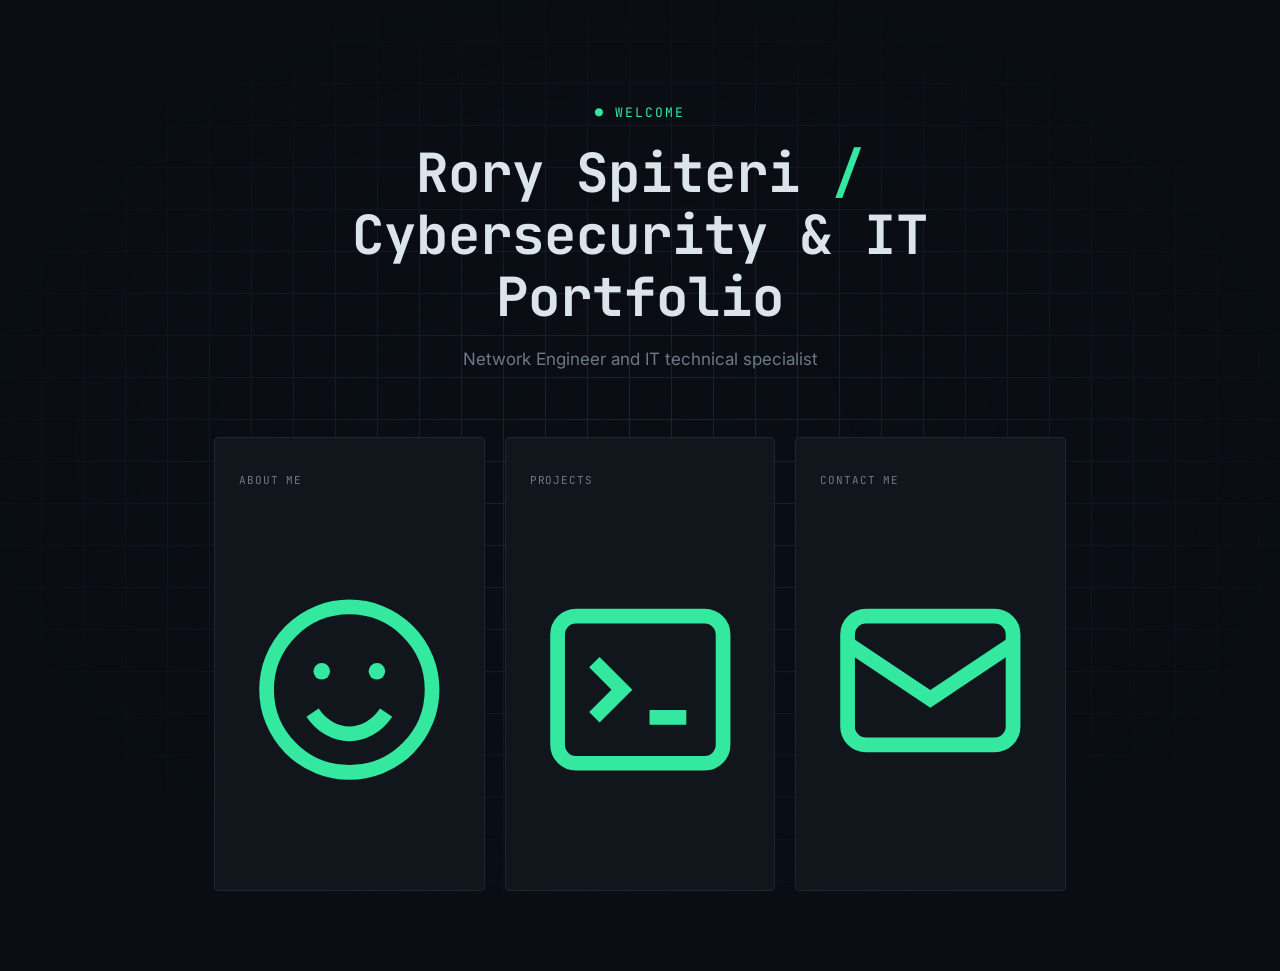
<file: index.html>
<!DOCTYPE html>
<html lang="en">
<head>
<meta charset="UTF-8">
<meta name="viewport" content="width=device-width, initial-scale=1.0">
<title>Rory Spiteri Cybersecurity / IT Portfolio</title>
<link rel="stylesheet" href="styles.css">
<style>

  /* ---------- landing-specific ---------- */

  .landing {
    position: relative;
    z-index: 1;
    max-width: 900px;
    margin: 0 auto;
    padding: 10vh 24px 80px;
    text-align: center;
  }

  .hero .eyebrow {
    font-family: var(--mono);
    font-size: 13px;
    color: var(--accent);
    letter-spacing: 0.15em;
    text-transform: uppercase;
    margin-bottom: 18px;
  }
  .hero .eyebrow::before { content: "● "; }

  .hero h1 {
    font-family: var(--mono);
    font-size: clamp(32px, 6vw, 54px);
    font-weight: 700;
    line-height: 1.15;
    margin: 0 0 18px;
    color: var(--text);
  }
  .hero h1 .highlight { color: var(--accent); }

  .hero .subtitle {
    color: var(--muted);
    font-size: 17px;
    max-width: 56ch;
    margin: 0 auto 8px;
  }

  .hero .status-row {
    display: flex;
    justify-content: center;
    gap: 22px;
    flex-wrap: wrap;
    margin-top: 26px;
    font-family: var(--mono);
    font-size: 12px;
    color: var(--muted);
  }
  .hero .status-row span b { color: var(--accent); font-weight: 500; }

  /* module / nav cards */
  .modules {
    display: grid;
    grid-template-columns: repeat(3, 1fr);
    gap: 20px;
    margin-top: 64px;
    text-align: left;
  }

  .module-card {
    position: relative;
    display: block;
    border: 1px solid var(--border);
    background: var(--bg-panel);
    border-radius: 4px;
    padding: 28px 24px;
    overflow: hidden;
    transition: border-color 0.25s ease, transform 0.25s ease, background 0.25s ease;
  }

  .module-card:hover,
  .module-card:focus-visible {
    border-color: var(--accent-dim);
    background: var(--bg-panel-hover);
    transform: translateY(-3px);
    text-decoration: none;
  }

  /* scanline sweep on hover */
  .module-card::after {
    content: "";
    position: absolute;
    left: 0; right: 0; top: -100%;
    height: 40%;
    background: linear-gradient(180deg, transparent, rgba(53,232,160,0.08), transparent);
    transition: top 0.6s ease;
    pointer-events: none;
  }
  .module-card:hover::after { top: 140%; }

  .module-card .idx {
    font-family: var(--mono);
    font-size: 11px;
    color: var(--muted);
    letter-spacing: 0.08em;
  }

  .module-card .icon {
    width: 34px;
    height: 34px;
    margin: 16px 0 18px;
    color: var(--accent);
  }
  .module-card .icon svg { width: 100%; height: 100%; }

  .module-card h2 {
    font-family: var(--mono);
    font-size: 17px;
    margin: 0 0 8px;
    color: var(--text);
  }

  .module-card p {
    font-size: 13.5px;
    color: var(--muted);
    margin: 0 0 16px;
  }

  .module-card .enter {
    font-family: var(--mono);
    font-size: 12px;
    color: var(--accent);
    display: inline-flex;
    align-items: center;
    gap: 6px;
  }
  .module-card .enter::after { content: "→"; transition: transform 0.2s ease; }
  .module-card:hover .enter::after { transform: translateX(3px); }

  @media (max-width: 760px) {
    .modules { grid-template-columns: 1fr; }
  }
</style>
</head>
<body>

<div class="landing">

  <div class="hero">
    <p class="eyebrow">Welcome</p>
    <h1>Rory Spiteri <span class="highlight">/</span><br>Cybersecurity &amp; IT Portfolio</h1>
    <p class="subtitle"> Network Engineer and IT technical specialist</p>


    <nav class="modules" aria-label="Site sections">

      <a class="module-card" href="about.html">
        <span class="idx">ABOUT ME</span>
 <span class="icon" aria-hidden="true">
  <svg viewBox="0 0 24 24" fill="none" stroke="currentColor" stroke-width="1.6">
    <circle cx="12" cy="12" r="9"/>
    <circle cx="9" cy="10" r="0.9" fill="currentColor" stroke="none"/>
    <circle cx="15" cy="10" r="0.9" fill="currentColor" stroke="none"/>
    <path d="M8 14.5c1 1.5 2.5 2.3 4 2.3s3-0.8 4-2.3"/>
  </svg>
</span>
        <h2>About Me</h2>
        <p>Background, skill set, and how you approach security &amp; systems work.</p>
        <span class="enter">ACCESS PROFILE</span>
      </a>

      <a class="module-card" href="projects.html">
        <span class="idx">PROJECTS</span>
        <span class="icon" aria-hidden="true">
          <svg viewBox="0 0 24 24" fill="none" stroke="currentColor" stroke-width="1.6">
            <rect x="3" y="4" width="18" height="16" rx="2"/>
            <path d="M7 9l3 3-3 3"/>
            <path d="M13 15h4"/>
          </svg>
        </span>
        <h2>Projects</h2>
      </a>

      <a class="module-card" href="contact.html">
        <span class="idx">CONTACT ME</span>
        <span class="icon" aria-hidden="true">
          <!-- secure mail / contact icon -->
          <svg viewBox="0 0 24 24" fill="none" stroke="currentColor" stroke-width="1.6">
            <rect x="3" y="4" width="18" height="14" rx="2"/>
            <path d="M3 7l9 6 9-6"/>
            <path d="M17.5 15.5a1.5 1.5 0 100"/>
          </svg>
        </span>
        <h2>Contact Me</h2>
      </a>

    </nav>
  </div>
</div>


</body>
</html>
</file>
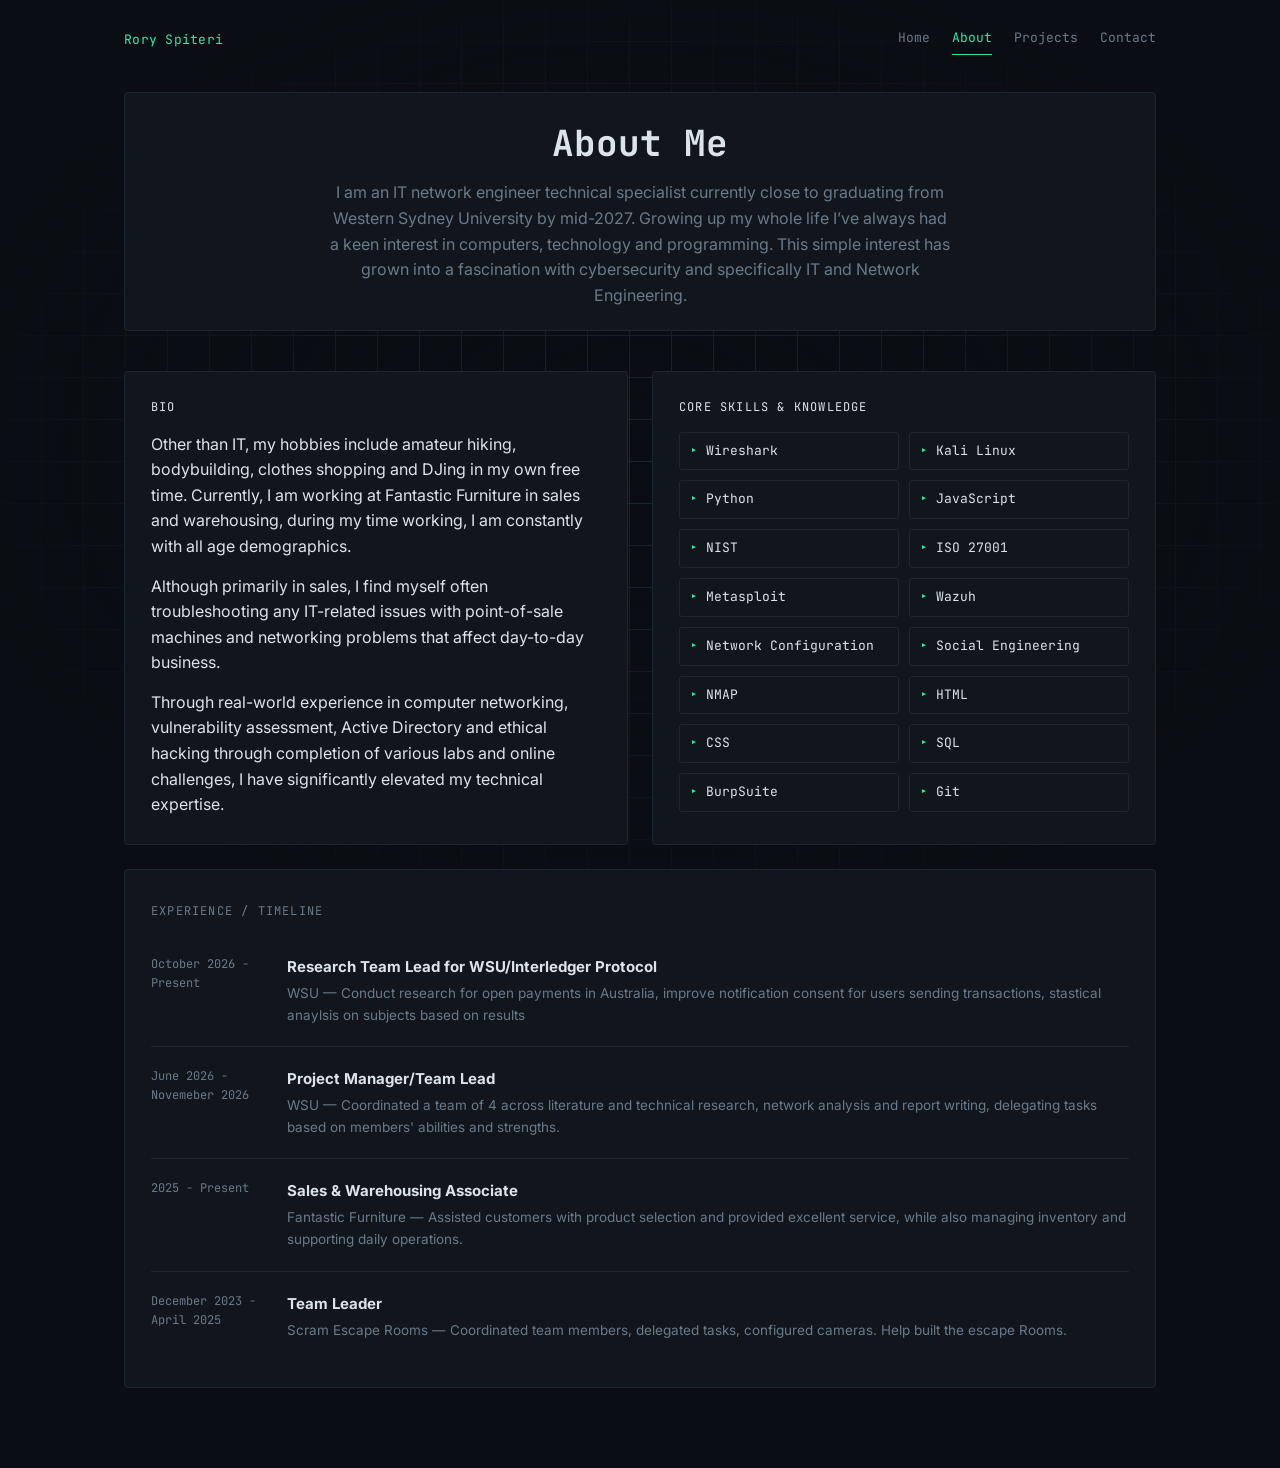
<file: about.html>
<!DOCTYPE html>
<html lang="en">
<head>
<meta charset="UTF-8">
<meta name="viewport" content="width=device-width, initial-scale=1.0">
<title>About Me — Rory</title>
<link rel="stylesheet" href="styles.css">
<style>
  .about-grid {
    display: grid;
    grid-template-columns: 1fr 1fr;
    gap: 24px;
    margin-bottom: 24px;

  }
  .about-grid .panel p { color: var(--text); margin: 0 0 14px; }
  .about-grid .panel p:last-child { margin-bottom: 0; }

  .stack-list {
    list-style: none;
    margin: 0; padding: 0;
    display: grid;
    grid-template-columns: 1fr 1fr;
    gap: 10px;
    font-family: var(--mono);
    font-size: 13px;
  }
  .stack-list li {
    border: 1px solid var(--border);
    border-radius: 3px;
    padding: 8px 10px;
    color: var(--text);
  }
  .stack-list li::before { content: "▸ "; color: var(--accent); }

  .timeline {
    margin-top: 24px;
    border-top: 1px solid var(--border);
    padding-top: 20px;
    width: 100%;
  }
  .timeline-item {
    display: grid;
    grid-template-columns: 120px 1fr;
    gap: 16px;
    padding: 20px 0;
    border-bottom: 1px solid var(--border);
  }
  .timeline-item:last-child { border-bottom: none; }
  .timeline-item .date {
    font-family: var(--mono);
    font-size: 12px;
    color: var(--muted);
  }
  .timeline-item h3 {
    margin: 0 0 4px;
    font-size: 15px;
    color: var(--text);
  }
  .timeline-item p { margin: 0; color: var(--muted); font-size: 13.5px; }

  .container {
    max-width: 720px;
    margin: 0 auto;
    padding: 0 24px;
  }

.page-head {
  text-align: center;
}

.page-head p {
  margin-left: auto;
  margin-right: auto;
}

  @media (max-width: 720px) {
    .about-grid { grid-template-columns: 1fr; }
    .timeline-item { grid-template-columns: 1fr; gap: 4px; }
  }
</style>
</head>
<body>

<div class="topbar">
  <div class="brand"><span>Rory Spiteri</span></div>
  <nav>
    <a href="index.html">Home</a>
    <a href="about.html" aria-current="page">About</a>
    <a href="projects.html">Projects</a>
    <a href="contact.html">Contact</a>
  </nav>
</div>

<main class="shell">

  <div class="page-head">
    <h1>About Me</h1>
    <p>I am an IT network engineer technical specialist currently close to
      graduating from Western Sydney University by mid-2027.
      Growing up my whole life I’ve always had a keen interest in
      computers, technology and programming. This simple interest has
      grown into a fascination with cybersecurity and specifically IT and
      Network Engineering.
    </p>
  </div>



    <div class="about-grid">
      <div class="panel">
        <p class="section-label">Bio</p>
        <p>Other than IT, my hobbies include amateur hiking, bodybuilding,
          clothes shopping and DJing in my own free time. Currently, I am
          working at Fantastic Furniture in sales and warehousing, during my
          time working, I am constantly with all age demographics.</p>
        <p>Although
          primarily in sales, I find myself often troubleshooting any IT-related
          issues with point-of-sale machines and networking problems that affect
          day-to-day business.</p>

        <p>Through real-world experience in computer networking, vulnerability assessment, Active Directory and ethical hacking through completion of various labs and online challenges, I have significantly elevated my technical expertise.</p>
      </div>

      <div class="panel">
        <p class="section-label">Core Skills & Knowledge</p>
        <ul class="stack-list">
          <li>Wireshark</li>
          <li>Kali Linux</li>
          <li>Python</li>
          <li>JavaScript</li>
          <li>NIST</li>
          <li>ISO 27001</li>
          <li>Metasploit</li>
          <li>Wazuh</li>
          <li>Network Configuration</li>
          <li>Social Engineering</li>
          <li>NMAP</li>
          <li>HTML</li>
          <li>CSS</li>
          <li>SQL</li>
          <li>BurpSuite</li>
          <li>Git</li>
        </ul>
      </div>
    </div>

    <div class=" panel timeline">
      <p class="section-label">Experience / Timeline</p>

        <div class="timeline-item">
        <span class="date">October 2026 - Present</span>
        <div>
          <h3>Research Team Lead for WSU/Interledger Protocol</h3>
          <p>WSU — Conduct research for open payments in Australia, improve notification consent for users sending transactions, stastical anaylsis on subjects based on results  </p>
        </div>
      </div>

      <div class="timeline-item">
        <span class="date">June 2026 - Novemeber 2026</span>
        <div>
          <h3>Project Manager/Team Lead</h3>
          <p>WSU — Coordinated a team of 4 across literature and technical research, network analysis and report writing, delegating tasks based on members' abilities and strengths.</p>
        </div>
      </div>

      <div class="timeline-item">
        <span class="date">2025 - Present</span>
        <div>
          <h3>Sales & Warehousing Associate</h3>
          <p>Fantastic Furniture — Assisted customers with product selection and provided excellent service, while also managing inventory and supporting daily operations.</p>
        </div>
      </div>

      <div class="timeline-item">
        <span class="date">December 2023 - April 2025</span>
        <div>
          <h3>Team Leader</h3>
          <p>Scram Escape Rooms — Coordinated team members, delegated tasks, configured cameras. Help built the escape Rooms. </p>
        </div>
      </div>

    </div>

  </div>

</main>

</body>
</html>
</file>
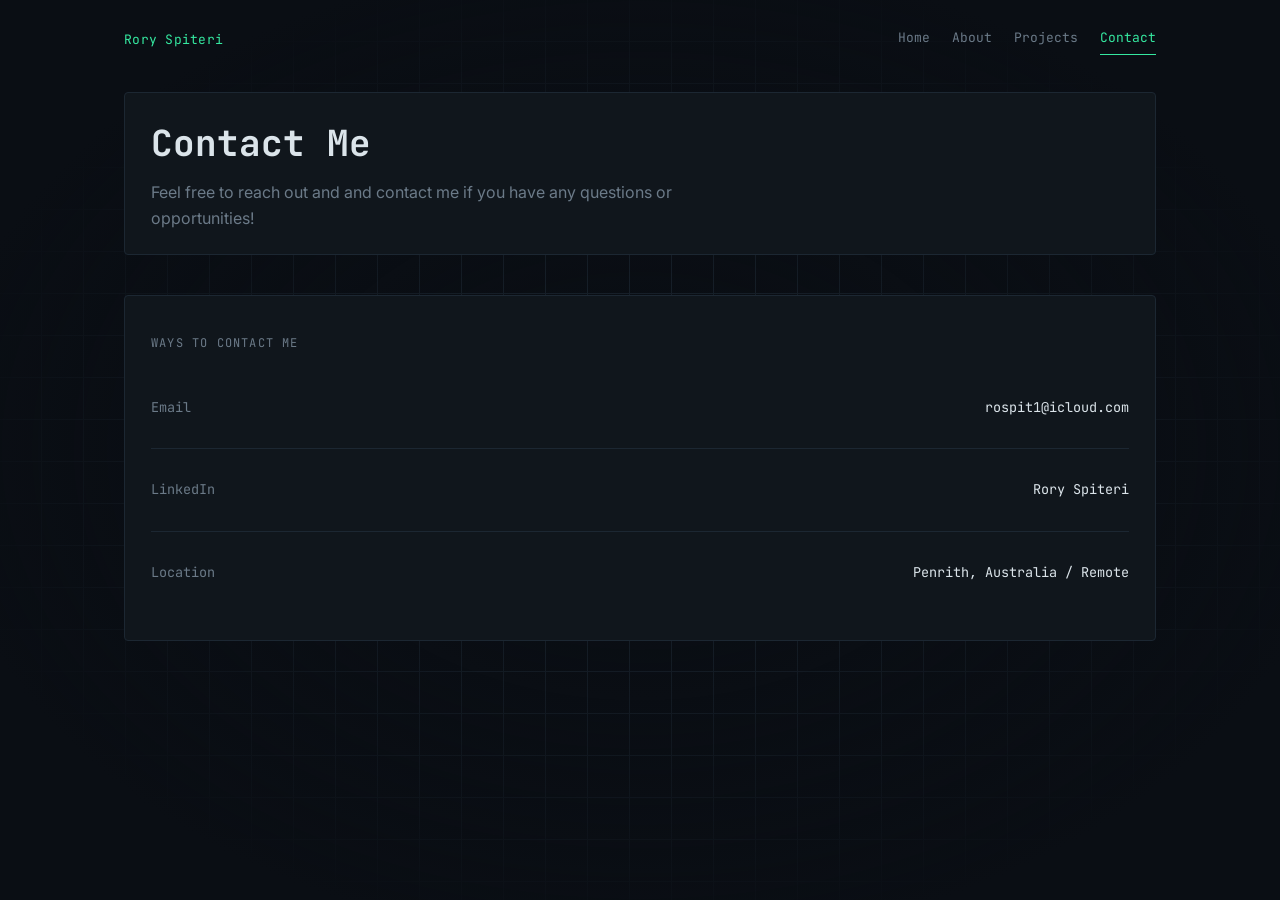
<file: contact.html>
<!DOCTYPE html>
<html lang="en">
<head>
<meta charset="UTF-8">
<meta name="viewport" content="width=device-width, initial-scale=1.0">
<title>Contact Me — Rory </title>
<link rel="stylesheet" href="styles.css">
<style>
 

  .channel-list {
    list-style: none;
    margin: 0; padding: 0;
  }
  .channel-list li {
    display: flex;
    justify-content: space-between;
    align-items: center;
    padding: 30px 0;
    border-bottom: 1px solid var(--border);
    font-family: var(--mono);
    font-size: 13.5px;
  }
  .channel-list li:last-child { border-bottom: none; }
  .channel-list li span.label { color: var(--muted); }
  .channel-list li a { color: var(--text); }
  .channel-list li a:hover { color: var(--accent); }

  form { display: flex; flex-direction: column; gap: 16px; }

  .field label {
    display: block;
    font-family: var(--mono);
    font-size: 12px;
    color: var(--muted);
    text-transform: uppercase;
    letter-spacing: 0.06em;
    margin-bottom: 6px;
  }

  .field input,
  .field textarea {
    width: 100%;
    background: var(--bg);
    border: 1px solid var(--border);
    border-radius: 3px;
    padding: 11px 12px;
    color: var(--text);
    font-family: var(--body);
    font-size: 14px;
  }
  .field input:focus,
  .field textarea:focus {
    outline: none;
    border-color: var(--accent-dim);
  }
  .field textarea { min-height: 130px; resize: vertical; }


  .note {
    font-family: var(--mono);
    font-size: 11.5px;
    color: var(--muted);
    margin-top: 6px;
  }

  @media (max-width: 720px) {
    .contact-grid { grid-template-columns: 1fr; }
  }
</style>
</head>
<body>

<div class="topbar">
  <div class="brand"><span>Rory Spiteri</span></div>
  <nav>
    <a href="index.html">Home</a>
    <a href="about.html">About</a>
    <a href="projects.html">Projects</a>
    <a href="contact.html" aria-current="page">Contact</a>
  </nav>
</div>

<main class="shell">

  <div class="page-head">
    <h1>Contact Me</h1>
    <p>Feel free to reach out and and contact me if you have any questions or opportunities!</p>
  </div>

  <div class="contact-grid">

    <div class="panel">
      <p class="section-label">Ways to contact me</p>
      <ul class="channel-list">
        <li><span class="label">Email</span>rospit1@icloud.com</li>
        <li><span class="label">LinkedIn</span> <a href="https://www.linkedin.com/in/rory-spiteri-160731312/">Rory Spiteri </a></li>
        <li><span class="label">Location</span> <span>Penrith, Australia / Remote</span></li>
      </ul>
    </div>

   
  </div>

</main>



</body>
</html>
</file>
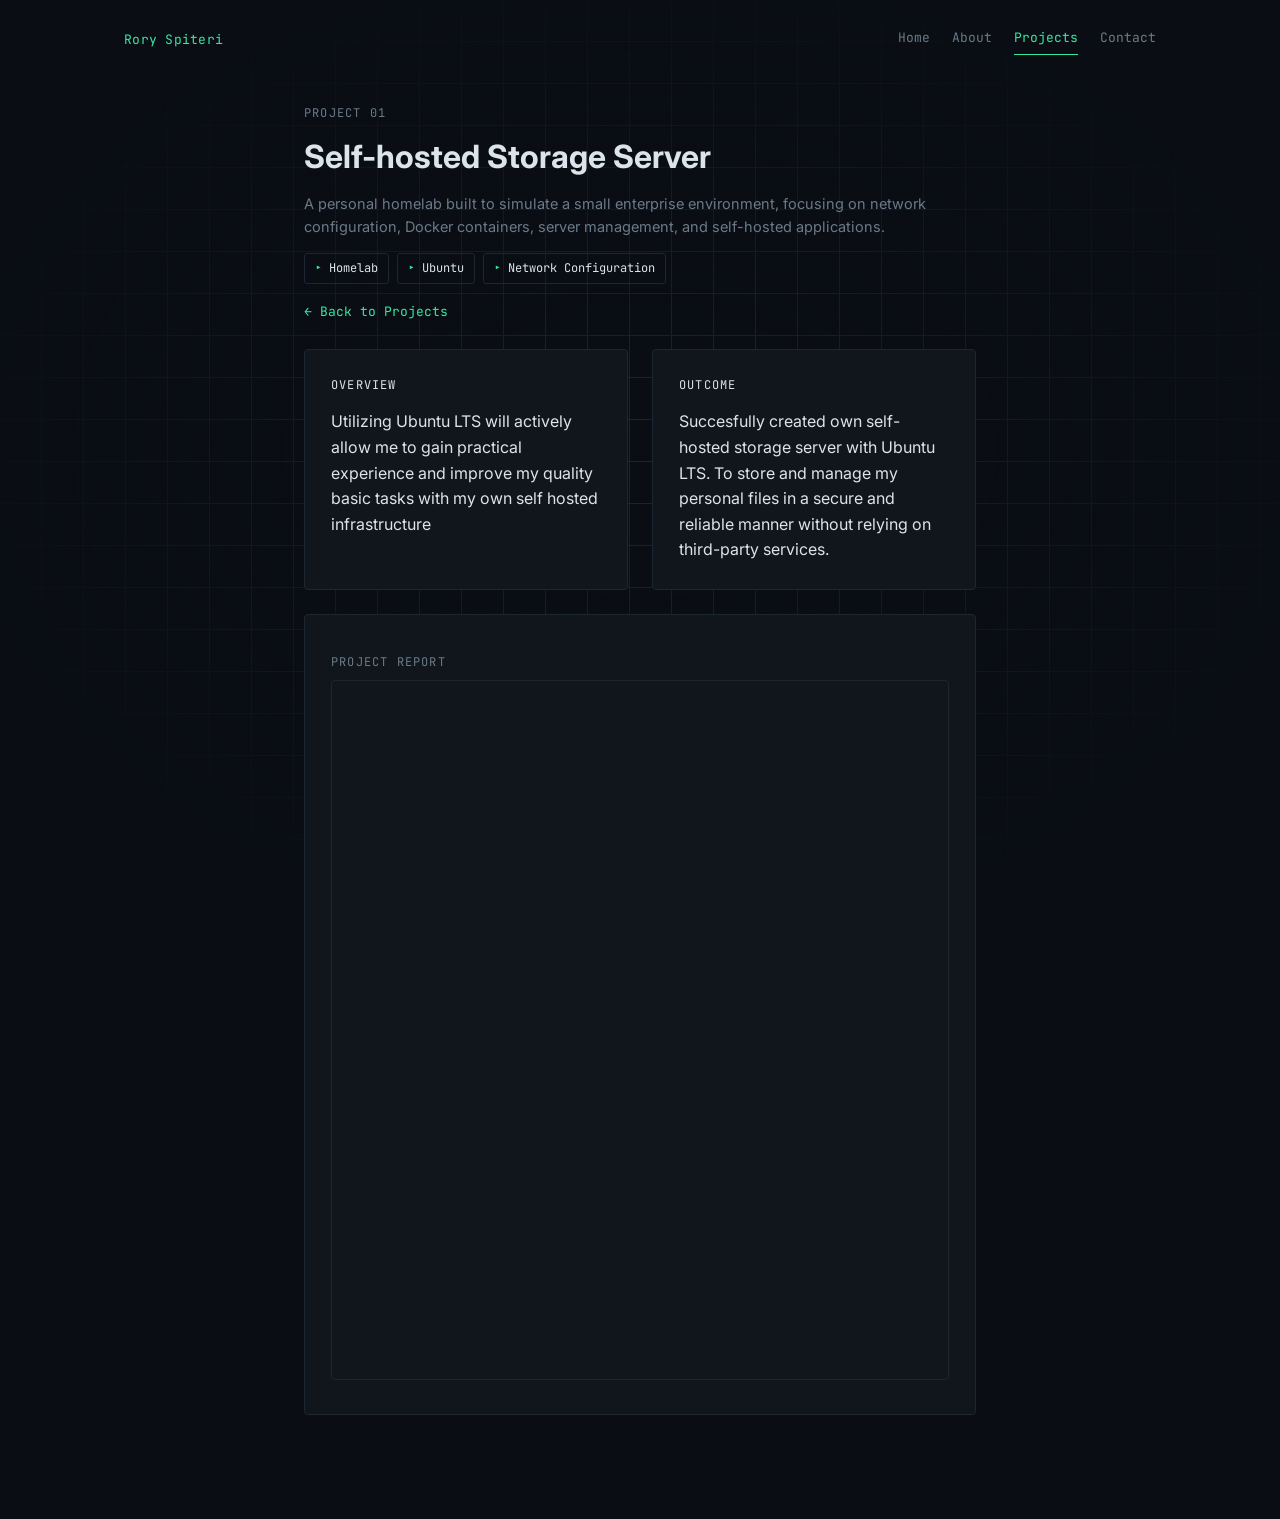
<file: project-1.html>
<!DOCTYPE html>
<html lang="en">
<head>
<meta charset="UTF-8">
<meta name="viewport" content="width=device-width, initial-scale=1.0">
<title>Project One — Rory Spiteri</title>
<link rel="stylesheet" href="styles.css">
<style>
  .container {
    max-width: 720px;
    margin: 0 auto;
    padding: 0 24px;
  }

  .project-hero {
    margin-bottom: 24px;
  }
  .project-hero .section-label { margin-bottom: 8px; }
  .project-hero h1 { margin: 0 0 10px; }
  .project-hero .summary { color: var(--muted); font-size: 14.5px; margin: 0; }

  .tag-row {
    display: flex;
    flex-wrap: wrap;
    gap: 8px;
    margin-top: 14px;
  }
  .tag {
    font-family: var(--mono);
    font-size: 12px;
    border: 1px solid var(--border);
    border-radius: 3px;
    padding: 5px 10px;
    color: var(--text);
  }
  .tag::before { content: "▸ "; color: var(--accent); }

  .link-row {
    display: flex;
    gap: 16px;
    margin-top: 18px;
    font-family: var(--mono);
    font-size: 13px;
  }
  .link-row a {
    color: var(--accent);
    text-decoration: none;
    border-bottom: 1px solid transparent;
  }
  .link-row a:hover { border-bottom-color: var(--accent); }

  .about-grid {
    display: grid;
    grid-template-columns: 1fr 1fr;
    gap: 24px;
    margin-bottom: 24px;
  }
  .about-grid .panel p { color: var(--text); margin: 0 0 14px; }
  .about-grid .panel p:last-child { margin-bottom: 0; }

  .timeline {
    margin-top: 24px;
    border-top: 1px solid var(--border);
    padding-top: 20px;
  }
  .timeline-item {
    display: grid;
    grid-template-columns: 120px 1fr;
    gap: 16px;
    padding: 20px 0;
    border-bottom: 1px solid var(--border);
  }
  .timeline-item:last-child { border-bottom: none; }
  .timeline-item .date {
    font-family: var(--mono);
    font-size: 12px;
    color: var(--muted);
  }
  .timeline-item h3 {
    margin: 0 0 4px;
    font-size: 15px;
    color: var(--text);
  }
  .timeline-item p { margin: 0; color: var(--muted); font-size: 13.5px; }

  @media (max-width: 720px) {
    .about-grid { grid-template-columns: 1fr; }
    .timeline-item { grid-template-columns: 1fr; gap: 4px; }
  }
</style>
</head>
<body>

<div class="topbar">
  <div class="brand"><span>Rory Spiteri</span></div>
  <nav>
    <a href="index.html">Home</a>
    <a href="about.html">About</a>
    <a href="projects.html" aria-current="page">Projects</a>
    <a href="contact.html">Contact</a>
  </nav>
</div>

<main class="shell">

  <div class="container">

    <div class="project-hero">
      <p class="section-label">Project 01</p>
      <h1>Self-hosted Storage Server</h1>
      <p class="summary">A personal homelab built to simulate a small enterprise environment, focusing on network configuration, Docker containers, server management, and self-hosted applications.</p>


      <div class="tag-row">
        <span class="tag">Homelab</span>
        <span class="tag">Ubuntu</span>
        <span class="tag">Network Configuration</span>
      </div>

      <div class="link-row">
        <a href="projects.html">← Back to Projects</a>
      </div>
<br>



    <div class="about-grid">
      <div class="panel">
        <p class="section-label">Overview</p>
        <p>Utilizing Ubuntu LTS will actively allow me to gain practical experience and improve my quality basic tasks with my own self hosted infrastructure </p>
       
      </div>

      <div class="panel">
        <p class="section-label">Outcome</p>
        <p>Succesfully created own self-hosted storage server with Ubuntu LTS. To store and manage my personal files in a secure and reliable manner without relying on third-party services.</p>
      </div>
    </div>

  <div class="panel">
  <p class="section-label">Project Report</p>
  <iframe
    src="Homelabbing.pdf"
    title="Project Report PDF"
    style="width: 100%; height: 700px; border: 1px solid var(--border); border-radius: 4px;"
  ></iframe>
</div>



  </div>

</main>

</body>
</html>
</file>
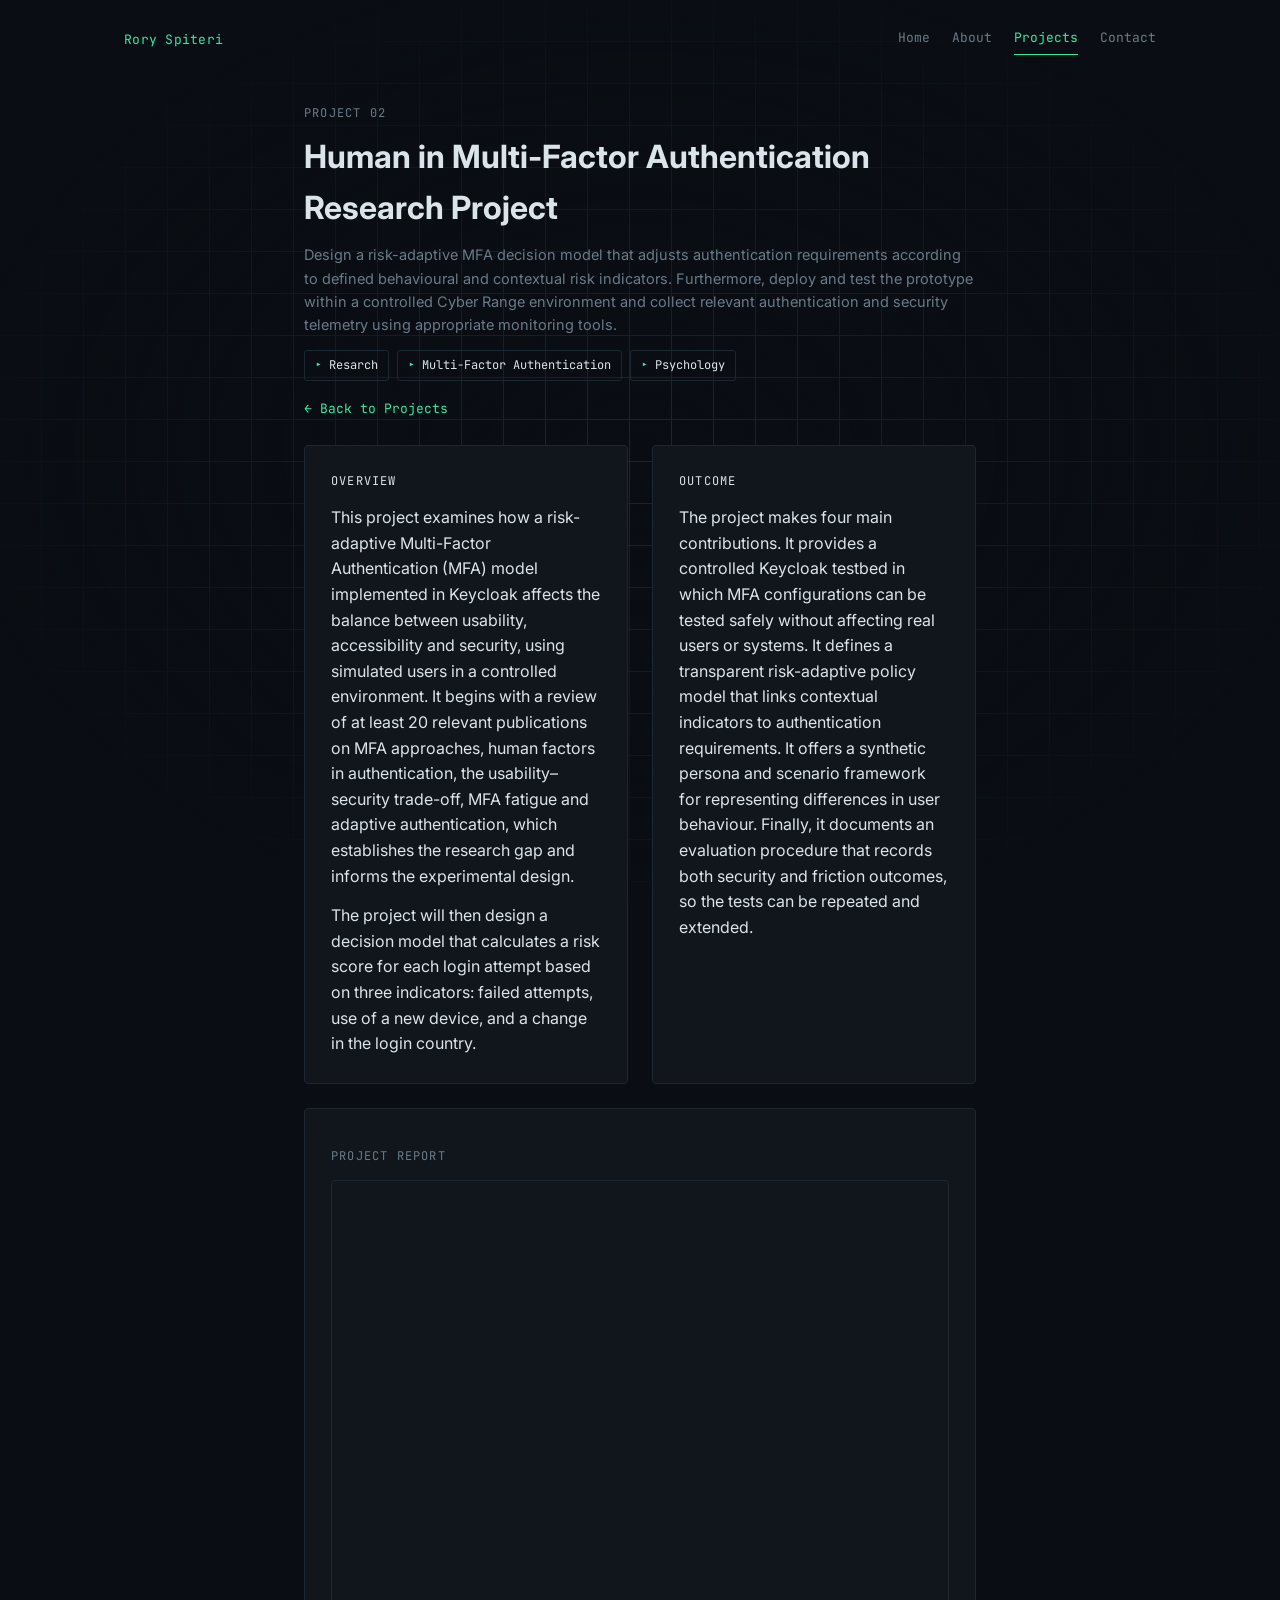
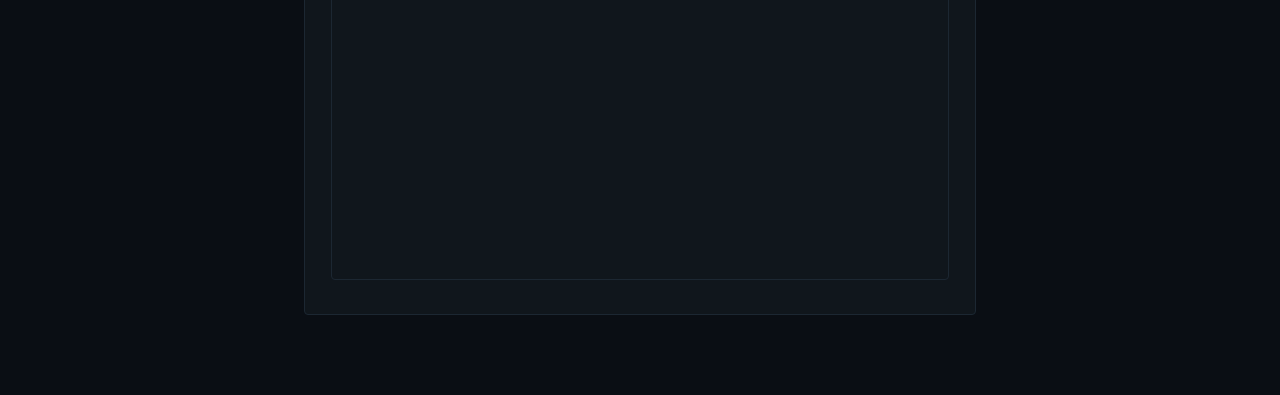
<file: project-2.html>
<!DOCTYPE html>
<html lang="en">
<head>
<meta charset="UTF-8">
<meta name="viewport" content="width=device-width, initial-scale=1.0">
<title>Project 2 — Rory Spiteri</title>
<link rel="stylesheet" href="styles.css">
<style>
  .container {
    max-width: 720px;
    margin: 0 auto;
    padding: 0 24px;
  }

  .project-hero {
    margin-bottom: 24px;
  }
  .project-hero .section-label { margin-bottom: 8px; }
  .project-hero h1 { margin: 0 0 10px; }
  .project-hero .summary { color: var(--muted); font-size: 14.5px; margin: 0; }

  .tag-row {
    display: flex;
    flex-wrap: wrap;
    gap: 8px;
    margin-top: 14px;
  }
  .tag {
    font-family: var(--mono);
    font-size: 12px;
    border: 1px solid var(--border);
    border-radius: 3px;
    padding: 5px 10px;
    color: var(--text);
  }
  .tag::before { content: "▸ "; color: var(--accent); }

  .link-row {
    display: flex;
    gap: 16px;
    margin-top: 18px;
    font-family: var(--mono);
    font-size: 13px;
  }
  .link-row a {
    color: var(--accent);
    text-decoration: none;
    border-bottom: 1px solid transparent;
  }
  .link-row a:hover { border-bottom-color: var(--accent); }

  .about-grid {
    display: grid;
    grid-template-columns: 1fr 1fr;
    gap: 24px;
    margin-bottom: 24px;
  }
  .about-grid .panel p { color: var(--text); margin: 0 0 14px; }
  .about-grid .panel p:last-child { margin-bottom: 0; }

  .timeline {
    margin-top: 24px;
    border-top: 1px solid var(--border);
    padding-top: 20px;
  }
  .timeline-item {
    display: grid;
    grid-template-columns: 120px 1fr;
    gap: 16px;
    padding: 20px 0;
    border-bottom: 1px solid var(--border);
  }
  .timeline-item:last-child { border-bottom: none; }
  .timeline-item .date {
    font-family: var(--mono);
    font-size: 12px;
    color: var(--muted);
  }
  .timeline-item h3 {
    margin: 0 0 4px;
    font-size: 15px;
    color: var(--text);
  }
  .timeline-item p { margin: 0; color: var(--muted); font-size: 13.5px; }

  @media (max-width: 720px) {
    .about-grid { grid-template-columns: 1fr; }
    .timeline-item { grid-template-columns: 1fr; gap: 4px; }
  }
</style>
</head>
<body>

<div class="topbar">
  <div class="brand"><span>Rory Spiteri</span></div>
  <nav>
    <a href="index.html">Home</a>
    <a href="about.html">About</a>
    <a href="projects.html" aria-current="page">Projects</a>
    <a href="contact.html">Contact</a>
  </nav>
</div>

<main class="shell">

  <div class="container">

    <div class="project-hero">
      <p class="section-label">Project 02</p>
      <h1> Human in Multi-Factor Authentication Research Project </h1>
      <p class="summary"> Design a risk-adaptive MFA decision model that adjusts authentication requirements according to defined behavioural and contextual risk indicators.
        Furthermore, deploy and test the prototype within a controlled Cyber Range environment and collect relevant authentication and security telemetry using appropriate monitoring tools.</p>

      <div class="tag-row">
        <span class="tag">Resarch</span>
        <span class="tag">Multi-Factor Authentication</span>
        <span class="tag">Psychology</span>
      </div>

      <div class="link-row">
        <a href="projects.html">← Back to Projects</a>
      </div>
    </div>

    <div class="about-grid">
      <div class="panel">
        <p class="section-label">Overview</p>
        <p>This project examines how a risk-adaptive Multi-Factor Authentication (MFA) model implemented in Keycloak affects the balance between usability, accessibility and security, using simulated users in a controlled environment. It begins with a review of at least 20 relevant publications on MFA approaches, human factors in authentication, the usability–security trade-off, MFA fatigue and adaptive authentication, which establishes the research gap and informs the experimental design.  </p>
        <p>The project will then design a decision model that calculates a risk score for each login attempt based on three indicators: failed attempts, use of a new device, and a change in the login country.
</p>
      </div>

      <div class="panel">
        <p class="section-label">Outcome</p>
        <p>The project makes four main contributions. It provides a controlled Keycloak testbed in which MFA configurations can be tested safely without affecting real users or systems. It defines a transparent risk-adaptive policy model that links contextual indicators to authentication requirements. It offers a synthetic persona and scenario framework for representing differences in user behaviour. Finally, it documents an evaluation procedure that records both security and friction outcomes, so the tests can be repeated and extended.
</p>
      </div>
    </div>

<div class="panel">
  <p class="section-label">Project Report</p>
  <iframe
    src="Final capstone project - Human in Multi Factor Authentication -3.pdf"
    title="Final capstone project - Human in Multi Factor Authentication -3.pdf"
    style="width: 100%; height: 700px; border: 1px solid var(--border); border-radius: 4px;"
  ></iframe>
</div>



    </div>

  </div>

</main>

</body>
</html>
</file>
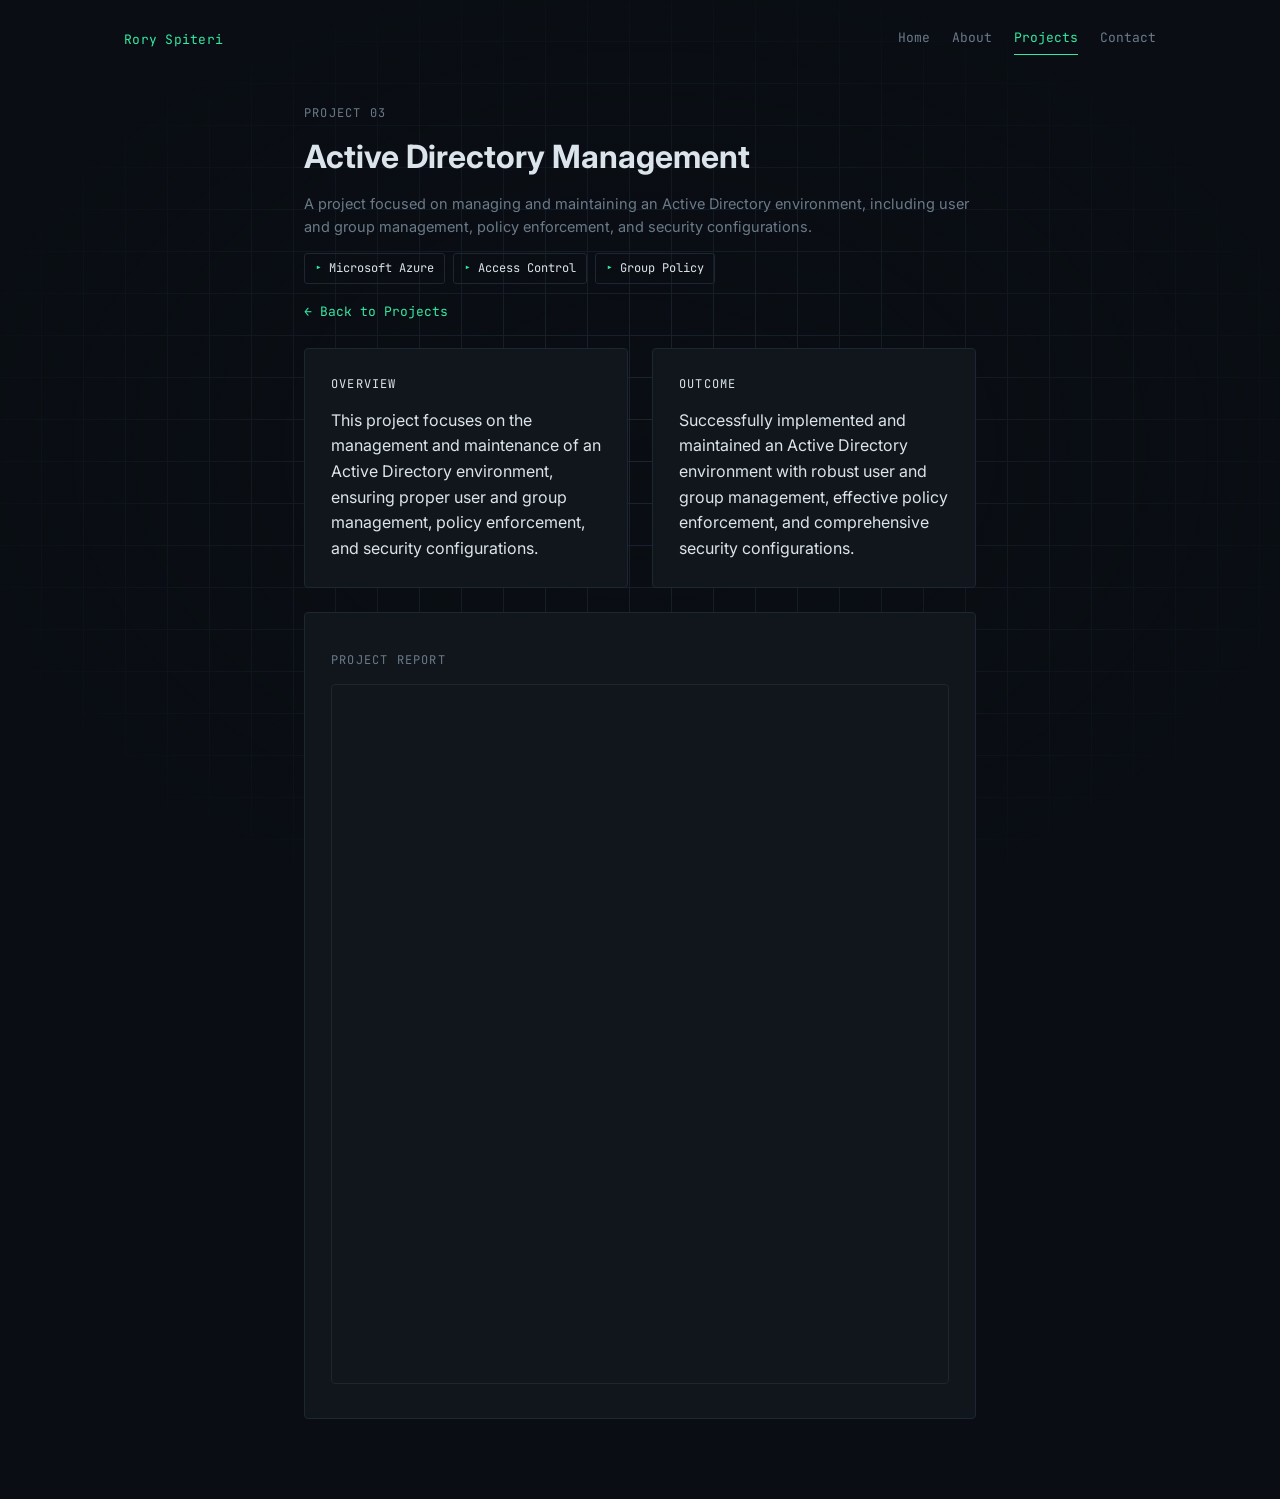
<file: project-3.html>
<!DOCTYPE html>
<html lang="en">
<head>
<meta charset="UTF-8">
<meta name="viewport" content="width=device-width, initial-scale=1.0">
<title>Project 3 — Rory Spiteri</title>
<link rel="stylesheet" href="styles.css">
<style>
  .container {
    max-width: 720px;
    margin: 0 auto;
    padding: 0 24px;
  }

  .project-hero {
    margin-bottom: 24px;
  }
  .project-hero .section-label { margin-bottom: 8px; }
  .project-hero h1 { margin: 0 0 10px; }
  .project-hero .summary { color: var(--muted); font-size: 14.5px; margin: 0; }

  .tag-row {
    display: flex;
    flex-wrap: wrap;
    gap: 8px;
    margin-top: 14px;
  }
  .tag {
    font-family: var(--mono);
    font-size: 12px;
    border: 1px solid var(--border);
    border-radius: 3px;
    padding: 5px 10px;
    color: var(--text);
  }
  .tag::before { content: "▸ "; color: var(--accent); }

  .link-row {
    display: flex;
    gap: 16px;
    margin-top: 18px;
    font-family: var(--mono);
    font-size: 13px;
  }
  .link-row a {
    color: var(--accent);
    text-decoration: none;
    border-bottom: 1px solid transparent;
  }
  .link-row a:hover { border-bottom-color: var(--accent); }

  .about-grid {
    display: grid;
    grid-template-columns: 1fr 1fr;
    gap: 24px;
    margin-bottom: 24px;
  }
  .about-grid .panel p { color: var(--text); margin: 0 0 14px; }
  .about-grid .panel p:last-child { margin-bottom: 0; }

  .timeline {
    margin-top: 24px;
    border-top: 1px solid var(--border);
    padding-top: 20px;
  }
  .timeline-item {
    display: grid;
    grid-template-columns: 120px 1fr;
    gap: 16px;
    padding: 20px 0;
    border-bottom: 1px solid var(--border);
  }
  .timeline-item:last-child { border-bottom: none; }
  .timeline-item .date {
    font-family: var(--mono);
    font-size: 12px;
    color: var(--muted);
  }
  .timeline-item h3 {
    margin: 0 0 4px;
    font-size: 15px;
    color: var(--text);
  }
  .timeline-item p { margin: 0; color: var(--muted); font-size: 13.5px; }

  @media (max-width: 720px) {
    .about-grid { grid-template-columns: 1fr; }
    .timeline-item { grid-template-columns: 1fr; gap: 4px; }
  }
</style>
</head>
<body>

<div class="topbar">
  <div class="brand"><span>Rory Spiteri</span></div>
  <nav>
    <a href="index.html">Home</a>
    <a href="about.html">About</a>
    <a href="projects.html" aria-current="page">Projects</a>
    <a href="contact.html">Contact</a>
  </nav>
</div>

<main class="shell">

  <div class="container">

    <div class="project-hero">
      <p class="section-label">Project 03</p>
      <h1>Active Directory Management</h1>
      <p class="summary">A project focused on managing and maintaining an Active Directory environment, including user and group management, policy enforcement, and security configurations.</p>

      <div class="tag-row">
        <span class="tag">Microsoft Azure</span>
        <span class="tag">Access Control</span>
        <span class="tag">Group Policy</span>
      </div>

      <div class="link-row">
        <a href="projects.html">← Back to Projects</a>
      </div>
    </div>

    <div class="about-grid">
      <div class="panel">
        <p class="section-label">Overview</p>
        <p>This project focuses on the management and maintenance of an Active Directory environment, ensuring proper user and group management, policy enforcement, and security configurations.</p>
      </div>

      <div class="panel">
        <p class="section-label">Outcome</p>
         <p>Successfully implemented and maintained an Active Directory environment with robust user and group management, effective policy enforcement, and comprehensive security configurations.</p>
      </div>
    </div>

  <div class="panel">
    <p class="section-label">Project Report</p>
    <iframe
      src="Active Directory Management.pdf"
      title="Project Report PDF"
      style="width: 100%; height: 700px; border: 1px solid var(--border); border-radius: 4px;"
    ></iframe>
  </div>



    </div>

  </div>

</main>

</body>
</html>
</file>
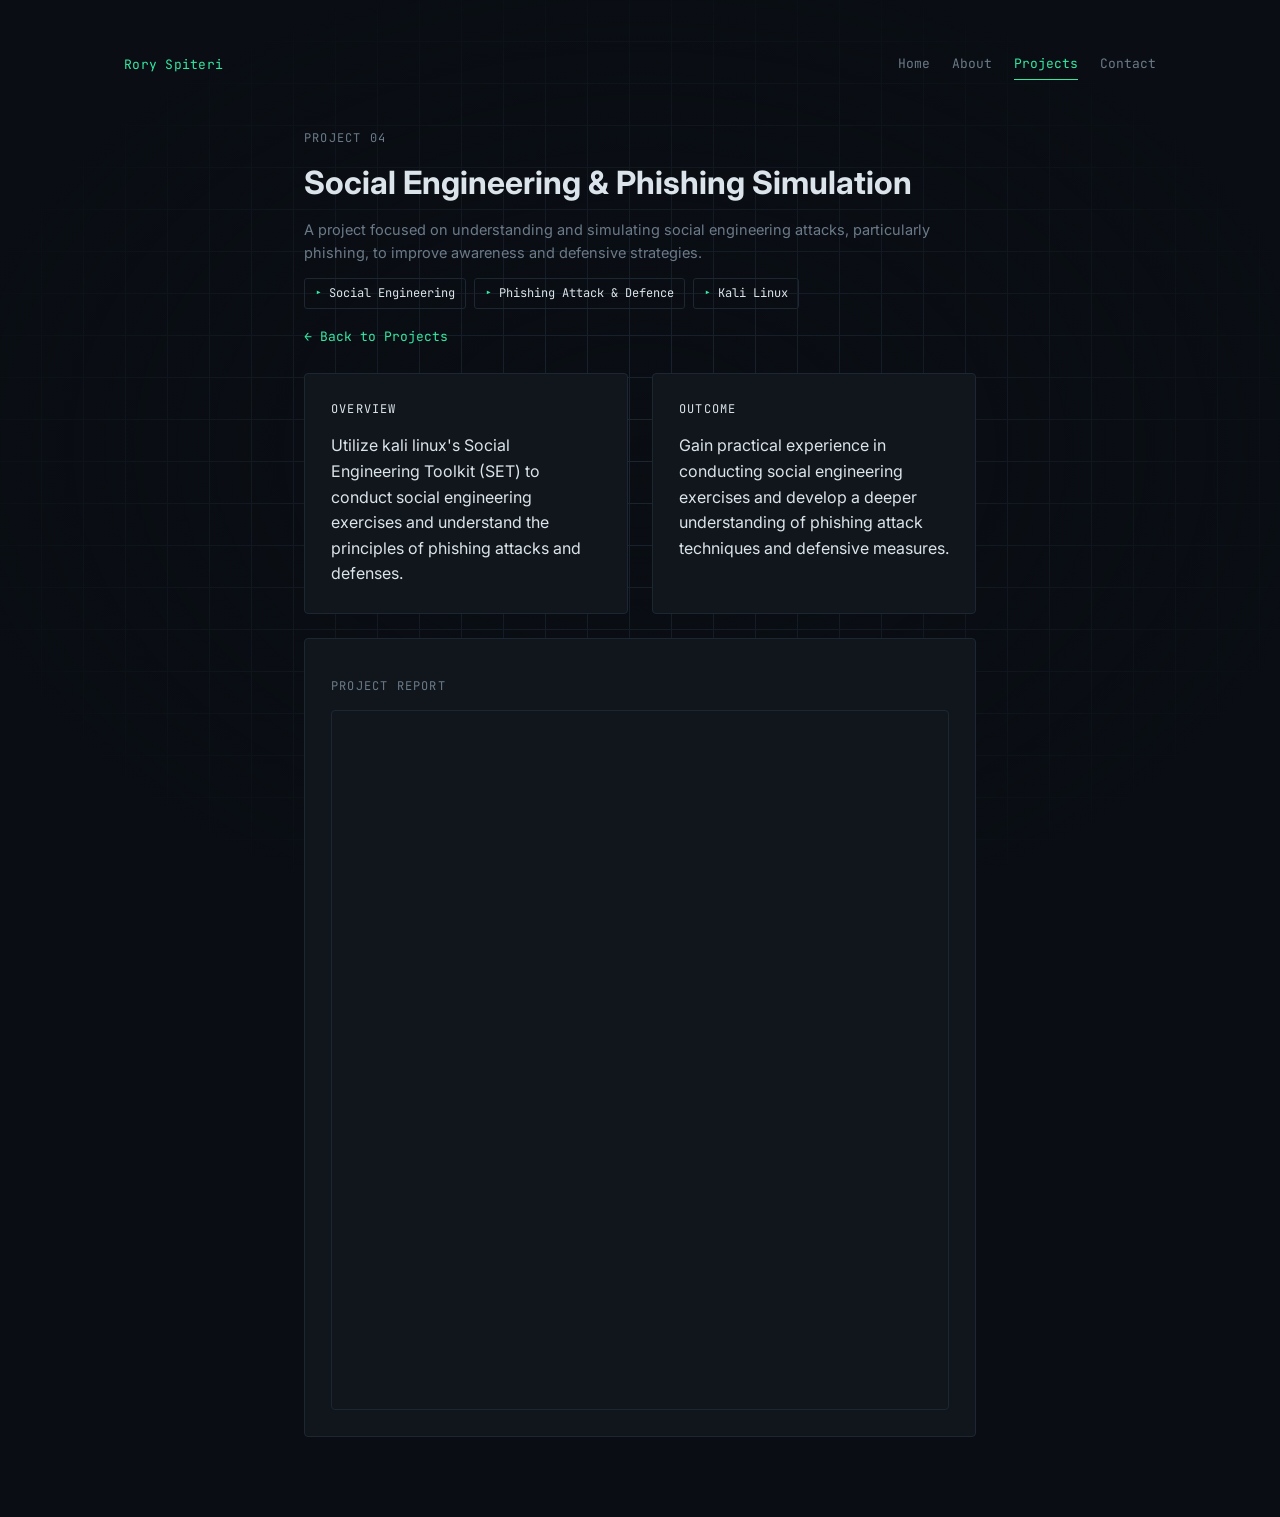
<file: project-4.html>
`<!DOCTYPE html>
<html lang="en">
<head>
<meta charset="UTF-8">
<meta name="viewport" content="width=device-width, initial-scale=1.0">
<title>Project 4 — Rory Spiteri</title>
<link rel="stylesheet" href="styles.css">
<style>
  .container {
    max-width: 720px;
    margin: 0 auto;
    padding: 0 24px;
  }

  .project-hero {
    margin-bottom: 24px;
  }
  .project-hero .section-label { margin-bottom: 8px; }
  .project-hero h1 { margin: 0 0 10px; }
  .project-hero .summary { color: var(--muted); font-size: 14.5px; margin: 0; }

  .tag-row {
    display: flex;
    flex-wrap: wrap;
    gap: 8px;
    margin-top: 14px;
  }
  .tag {
    font-family: var(--mono);
    font-size: 12px;
    border: 1px solid var(--border);
    border-radius: 3px;
    padding: 5px 10px;
    color: var(--text);
  }
  .tag::before { content: "▸ "; color: var(--accent); }

  .link-row {
    display: flex;
    gap: 16px;
    margin-top: 18px;
    font-family: var(--mono);
    font-size: 13px;
  }
  .link-row a {
    color: var(--accent);
    text-decoration: none;
    border-bottom: 1px solid transparent;
  }
  .link-row a:hover { border-bottom-color: var(--accent); }

  .about-grid {
    display: grid;
    grid-template-columns: 1fr 1fr;
    gap: 24px;
    margin-bottom: 24px;
  }
  .about-grid .panel p { color: var(--text); margin: 0 0 14px; }
  .about-grid .panel p:last-child { margin-bottom: 0; }

  .timeline {
    margin-top: 24px;
    border-top: 1px solid var(--border);
    padding-top: 20px;
  }
  .timeline-item {
    display: grid;
    grid-template-columns: 120px 1fr;
    gap: 16px;
    padding: 20px 0;
    border-bottom: 1px solid var(--border);
  }
  .timeline-item:last-child { border-bottom: none; }
  .timeline-item .date {
    font-family: var(--mono);
    font-size: 12px;
    color: var(--muted);
  }
  .timeline-item h3 {
    margin: 0 0 4px;
    font-size: 15px;
    color: var(--text);
  }
  .timeline-item p { margin: 0; color: var(--muted); font-size: 13.5px; }

  @media (max-width: 720px) {
    .about-grid { grid-template-columns: 1fr; }
    .timeline-item { grid-template-columns: 1fr; gap: 4px; }
  }
</style>
</head>
<body>

<div class="topbar">
  <div class="brand"><span>Rory Spiteri</span></div>
  <nav>
    <a href="index.html">Home</a>
    <a href="about.html">About</a>
    <a href="projects.html" aria-current="page">Projects</a>
    <a href="contact.html">Contact</a>
  </nav>
</div>

<main class="shell">

  <div class="container">

    <div class="project-hero">
      <p class="section-label">Project 04</p>
      <h1>Social Engineering & Phishing Simulation</h1>
      <p class="summary">A project focused on understanding and simulating social engineering attacks, particularly phishing, to improve awareness and defensive strategies.</p>

      <div class="tag-row">
        <span class="tag">Social Engineering</span>
        <span class="tag">Phishing Attack & Defence</span>
        <span class="tag">Kali Linux</span>
      </div>

      <div class="link-row">
        <a href="projects.html">← Back to Projects</a>
      </div>
    </div>

    <div class="about-grid">
      <div class="panel">
        <p class="section-label">Overview</p>
        <p>Utilize kali linux's Social Engineering Toolkit (SET) to conduct social engineering exercises and understand the principles of phishing attacks and defenses.</p>
      
      </div>

      <div class="panel">
        <p class="section-label">Outcome</p>
        <p>Gain practical experience in conducting social engineering exercises and develop a deeper understanding of phishing attack techniques and defensive measures.</p>
      </div>
    </div>


      <div class="panel">
    <p class="section-label">Project Report</p>
    <iframe
      src="SET.pdf"
      title="Project Report PDF"
      style="width: 100%; height: 700px; border: 1px solid var(--border); border-radius: 4px;"
    ></iframe>
  </div>


 

    </div>

  </div>

</main>

</body>
</html>
</file>
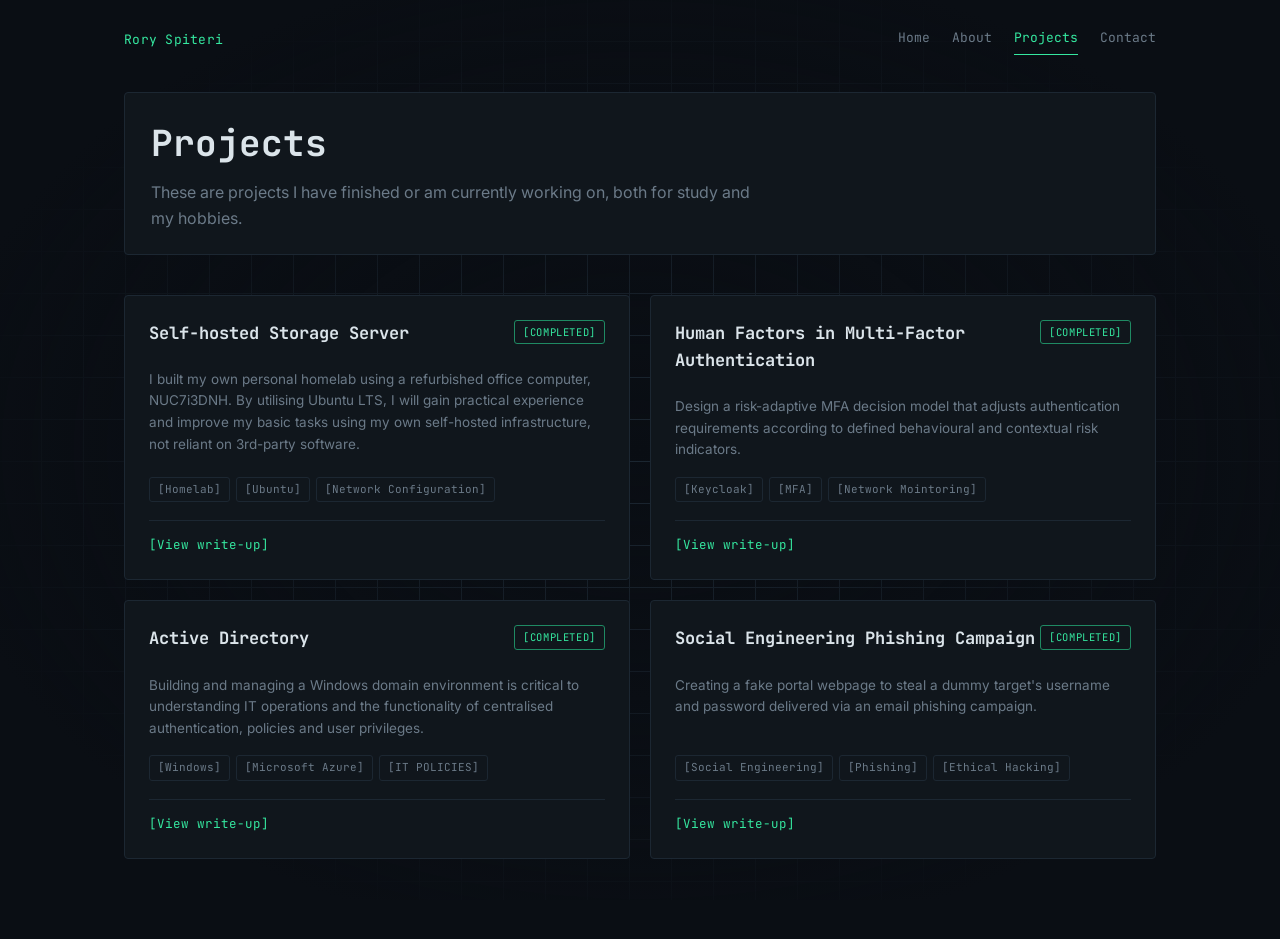
<file: projects.html>
<!DOCTYPE html>
<html lang="en">
<head>
<meta charset="UTF-8">
<meta name="viewport" content="width=device-width, initial-scale=1.0">
<title>Projects — Rory</title>
<link rel="stylesheet" href="styles.css">
<style>
  .filter-row {
    display: flex;
    gap: 10px;
    flex-wrap: wrap;
    margin-bottom: 24px;
    font-family: var(--mono);
    font-size: 12px;
  }
  .filter-row span {
    border: 1px solid var(--border);
    border-radius: 999px;
    padding: 6px 14px;
    color: var(--muted);
  }
  .filter-row span.active { color: var(--accent); border-color: var(--accent-dim); }

  .project-grid {
    display: grid;
    grid-template-columns: repeat(2, 1fr);
    gap: 20px;
  }

  .project-card {
    border: 1px solid var(--border);
    background: var(--bg-panel);
    border-radius: 4px;
    padding: 24px;
    display: flex;
    flex-direction: column;
  }

  .project-card .top-row {
    display: flex;
    justify-content: space-between;
    align-items: flex-start;
    margin-bottom: 12px;
  }

  .project-card .status {
    font-family: var(--mono);
    font-size: 10.5px;
    text-transform: uppercase;
    letter-spacing: 0.06em;
    padding: 3px 8px;
    border-radius: 3px;
    border: 1px solid var(--accent-dim);
    color: var(--accent);
    white-space: nowrap;
  }

  .project-card h2 {
    font-family: var(--mono);
    font-size: 17px;
    margin: 0 0 10px;
    color: var(--text);
  }

  .project-card p {
    color: var(--muted);
    font-size: 13.5px;
    margin: 0 0 16px;
    flex-grow: 1;
  }

  .tag-row {
    display: flex;
    flex-wrap: wrap;
    gap: 6px;
    margin-bottom: 18px;
  }
  .tag-row span {
    font-family: var(--mono);
    font-size: 11px;
    color: var(--muted);
    border: 1px solid var(--border);
    border-radius: 3px;
    padding: 3px 8px;
  }

  .project-card .links {
    display: flex;
    gap: 16px;
    font-family: var(--mono);
    font-size: 12.5px;
    border-top: 1px solid var(--border);
    padding-top: 14px;
  }

  @media (max-width: 720px) {
    .project-grid { grid-template-columns: 1fr; }
  }
</style>
</head>
<body>

<div class="topbar">
  <div class="brand"><span>Rory Spiteri</span></div>
  <nav>
    <a href="index.html">Home</a>
    <a href="about.html">About</a>
    <a href="projects.html" aria-current="page">Projects</a>
    <a href="contact.html">Contact</a>
  </nav>
</div>

<main class="shell">

  <div class="page-head">
  
    <h1>Projects</h1>
    <p>These are projects I have finished or am currently working on, both for study and my hobbies. </p>
  </div>



  <div class="project-grid">

    <div class="project-card">
      <div class="top-row">
        <h2>Self-hosted Storage Server</h2>
        <span class="status">[Completed]</span>
      </div>
      <p>I built my own personal homelab using a refurbished office computer, NUC7i3DNH. By utilising Ubuntu LTS, I will gain practical experience and improve my basic tasks using my own self-hosted infrastructure, not reliant on 3rd-party software.</p>
      <div class="tag-row">
        <span>[Homelab]</span><span>[Ubuntu]</span><span>[Network Configuration]</span>
      </div>
      <div class="links">
        <a href="project-1.html">[View write-up]</a>
      </div>
    </div>


    <div class="project-card">
      <div class="top-row">
        <h2>Human Factors in Multi-Factor Authentication</h2>
        <span class="status">[Completed]</span>
      </div>
      <p> Design a risk-adaptive MFA decision model that adjusts authentication requirements according to defined behavioural and contextual risk indicators.

</p>
      <div class="tag-row">
        <span>[Keycloak]</span><span>[MFA]</span><span>[Network Mointoring]</span>
      </div>
      <div class="links">
        <a href="project-2.html">[View write-up]</a>
      </div>
    </div>

    <div class="project-card">
      <div class="top-row">
        <h2>Active Directory</h2>
        <span class="status">[Completed]</span>
      </div>
      <p>Building and managing a Windows domain environment is critical to understanding IT operations and the functionality of centralised authentication, policies and user privileges.</p>
      <div class="tag-row">
        <span>[Windows]</span><span>[Microsoft Azure]</span><span>[IT POLICIES]</span>
      </div>
      <div class="links">
        <a href="project-3.html">[View write-up]</a>
      </div>
    </div>


    <div class="project-card">
      <div class="top-row">
        <h2>Social Engineering Phishing Campaign</h2>
        <span class="status">[Completed]</span>
      </div>
      <p> Creating a fake portal webpage to steal a dummy target's username and password delivered via an email phishing campaign.
</p>
      <div class="tag-row">
        <span>[Social Engineering]</span><span>[Phishing]</span><span>[Ethical Hacking]</span>
      </div>
      <div class="links">
        <a href="project-4.html">[View write-up]</a>
  
      </div>
    </div>


  </div>

</main>


</body>
</html>
</file>
<file: styles.css>
/* =========================================================
   CYBERSECURITY / IT PORTFOLIO TEMPLATE — SHARED STYLES
   Token system:
   Color   — bg #0a0e14, panel #10161c, border #1c2732,
             text #dbe4ea, muted #6b7a88,
             accent (signal) #35e8a0, alert #ff5f5f
   Type    — Display/Nav: 'JetBrains Mono', Body: 'Inter'
   ========================================================= */

@import url('https://fonts.googleapis.com/css2?family=JetBrains+Mono:wght@400;500;700&family=Inter:wght@400;500;600&display=swap');

:root {
  --bg: #0a0e14;
  --bg-panel: #10161c;
  --bg-panel-hover: #141b23;
  --border: #1c2732;
  --border-bright: #2a3b48;
  --text: #dbe4ea;
  --muted: #6b7a88;
  --accent: #35e8a0;
  --accent-dim: #1f8a63;
  --alert: #ff5f5f;
  --mono: 'JetBrains Mono', ui-monospace, monospace;
  --body: 'Inter', system-ui, sans-serif;
}

* { box-sizing: border-box; }

html { scroll-behavior: smooth; }

body {
  margin: 0;
  background: var(--bg);
  background-image:
    linear-gradient(var(--border) 1px, transparent 1px),
    linear-gradient(90deg, var(--border) 1px, transparent 1px);
  background-size: 42px 42px;
  background-attachment: fixed;
  background-position: -1px -1px;
  color: var(--text);
  font-family: var(--body);
  line-height: 1.6;
  min-height: 100vh;
}

/* subtle vignette so the grid doesn't fight with content */
body::before {
  content: "";
  position: fixed;
  inset: 0;
  background: radial-gradient(ellipse at center, transparent 0%, var(--bg) 78%);
  pointer-events: none;
  z-index: 0;
}

a { color: var(--accent); text-decoration: none; }
a:hover { text-decoration: underline; }

::selection { background: var(--accent-dim); color: #04140d; }

:focus-visible {
  outline: 2px solid var(--accent);
  outline-offset: 3px;
}

/* ---------- layout shell ---------- */

.shell {
  position: relative;
  z-index: 1;
  max-width: 1080px;
  margin: 0 auto;
  padding: 0 24px 80px;
}

/* ---------- topbar / breadcrumb nav (sub-pages) ---------- */

.topbar {
  position: relative;
  z-index: 1;
  display: flex;
  align-items: center;
  justify-content: space-between;
  max-width: 1080px;
  margin: 0 auto;
  padding: 28px 24px 40px;
  font-family: var(--mono);
  font-size: 13px;
}

.topbar .brand {
  color: var(--text);
  letter-spacing: 0.02em;
}
.topbar .brand span { color: var(--accent); }

.topbar nav { display: flex; gap: 22px; }

.topbar nav a {
  color: var(--muted);
  text-decoration: none;
  position: relative;
  padding-bottom: 3px;
}
.topbar nav a:hover,
.topbar nav a[aria-current="page"] { color: var(--accent); }
.topbar nav a[aria-current="page"]::after {
  content: "";
  position: absolute;
  left: 0; right: 0; bottom: -3px;
  height: 1px;
  background: var(--accent);
}

/* ---------- terminal-style page header (used on sub-pages) ---------- */

.page-head {
  border: 1px solid var(--border);
  background: var(--bg-panel);
  border-radius: 4px;
  padding: 22px 26px;
  margin-bottom: 40px;
}

.page-head .tag {
  font-family: var(--mono);
  font-size: 12px;
  color: var(--accent);
  letter-spacing: 0.08em;
  text-transform: uppercase;
  display: flex;
  align-items: center;
  gap: 8px;
  margin-bottom: 10px;
}
.page-head .tag::before { content: "//"; color: var(--muted); }

.page-head h1 {
  font-family: var(--mono);
  font-size: clamp(26px, 4vw, 36px);
  margin: 0 0 8px;
  font-weight: 700;
}

.page-head p {
  color: var(--muted);
  margin: 0;
  max-width: 62ch;
}

/* ---------- generic section / panel ---------- */

.panel {
  border: 1px solid var(--border);
  background: var(--bg-panel);
  border-radius: 4px;
  padding: 26px;
}

.section-label {
  font-family: var(--mono);
  font-size: 12px;
  color: var(--muted);
  text-transform: uppercase;
  letter-spacing: 0.1em;
  margin-bottom: 14px;
}

/* ---------- footer ---------- */

footer.site-footer {
  position: relative;
  z-index: 1;
  max-width: 1080px;
  margin: 40px auto 0;
  padding: 24px;
  border-top: 1px solid var(--border);
  font-family: var(--mono);
  font-size: 12px;
  color: var(--muted);
  display: flex;
  justify-content: space-between;
  flex-wrap: wrap;
  gap: 10px;
}

/* ---------- responsive ---------- */

@media (max-width: 640px) {
  .topbar { flex-direction: column; align-items: flex-start; gap: 14px; }
  .topbar nav { flex-wrap: wrap; gap: 14px; }
}

@media (prefers-reduced-motion: reduce) {
  * { animation-duration: 0.001ms !important; animation-iteration-count: 1 !important; transition-duration: 0.001ms !important; }
}
</file>
